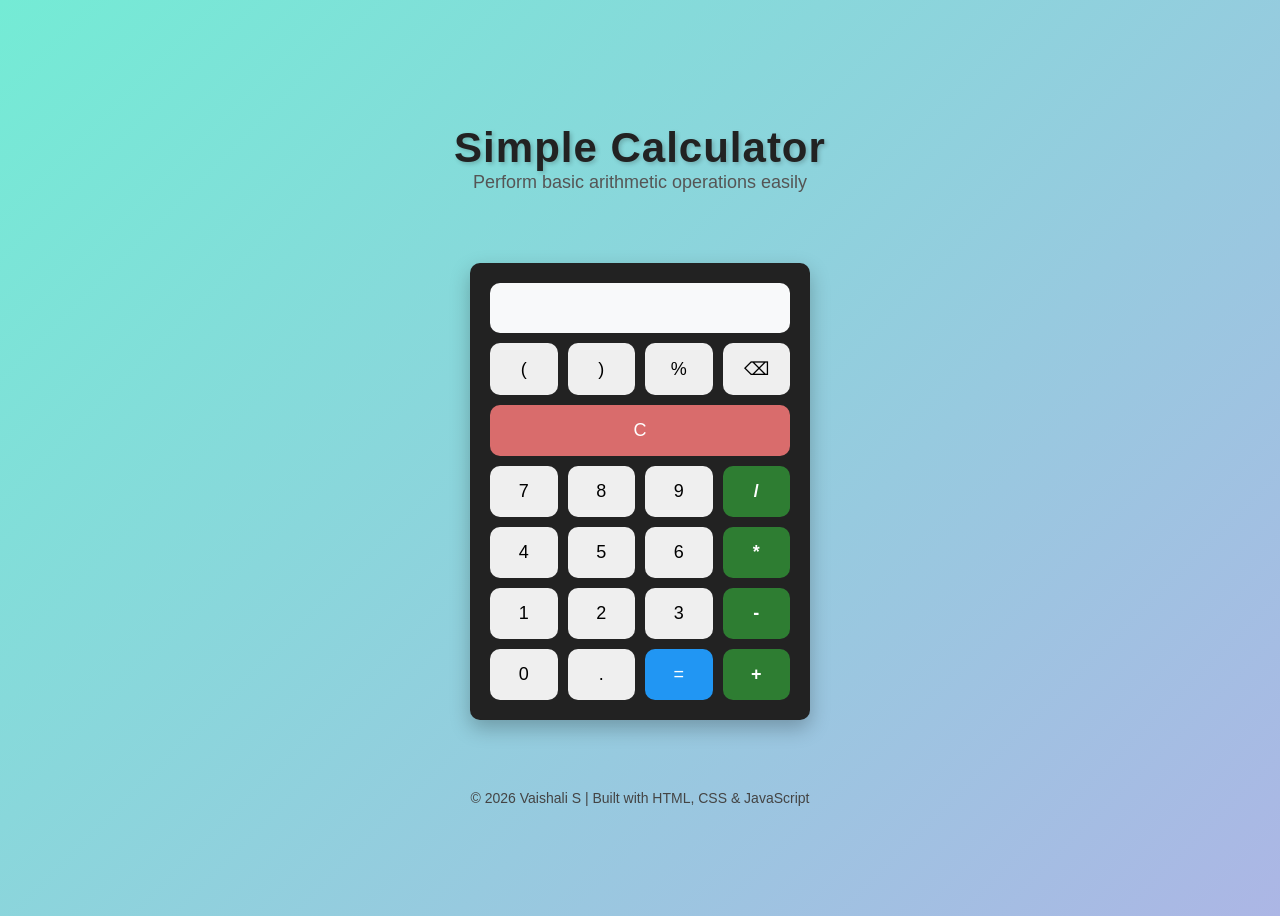
<file: Calculator/index.html>
<!DOCTYPE html>
<html>
    <head>
        <title>Calculator</title>
        <link rel="stylesheet" href="style.css">
    </head>
    <body>
        <h1>Simple Calculator</h1>
        <p class="subtitle">Perform basic arithmetic operations easily</p>
        <div class="calculator">
            <input type="text" id="display" readonly>
        <div class="buttons">
<button onclick="appendValue('(')">(</button>
<button onclick="appendValue(')')">)</button>
<button onclick="appendValue('%')">%</button>
<button onclick="backspace()">⌫</button>
<button class="clear" onclick="clearDisplay()">C</button>
<button onclick="appendValue('7')">7</button>
<button onclick="appendValue('8')">8</button>
<button onclick="appendValue('9')">9</button>
<button class="operator" onclick="appendValue('/')">/</button>
<button onclick="appendValue('4')">4</button>
<button onclick="appendValue('5')">5</button>
<button onclick="appendValue('6')">6</button>
<button class="operator" onclick="appendValue('*')">*</button>
<button onclick="appendValue('1')">1</button>
<button onclick="appendValue('2')">2</button>
<button onclick="appendValue('3')">3</button>
<button class="operator" onclick="appendValue('-')">-</button>
<button onclick="appendValue('0')">0</button>
<button onclick="appendValue('.')">.</button>
<button class="equal" onclick="calculate()">=</button>
<button class="operator" onclick="appendValue('+')">+</button>
</div>
</div>
<p class="footer">
    &copy; 2026 Vaishali S | Built with HTML, CSS & JavaScript
</p>
<script src="script.js"></script>
</body>
</html>
</file>
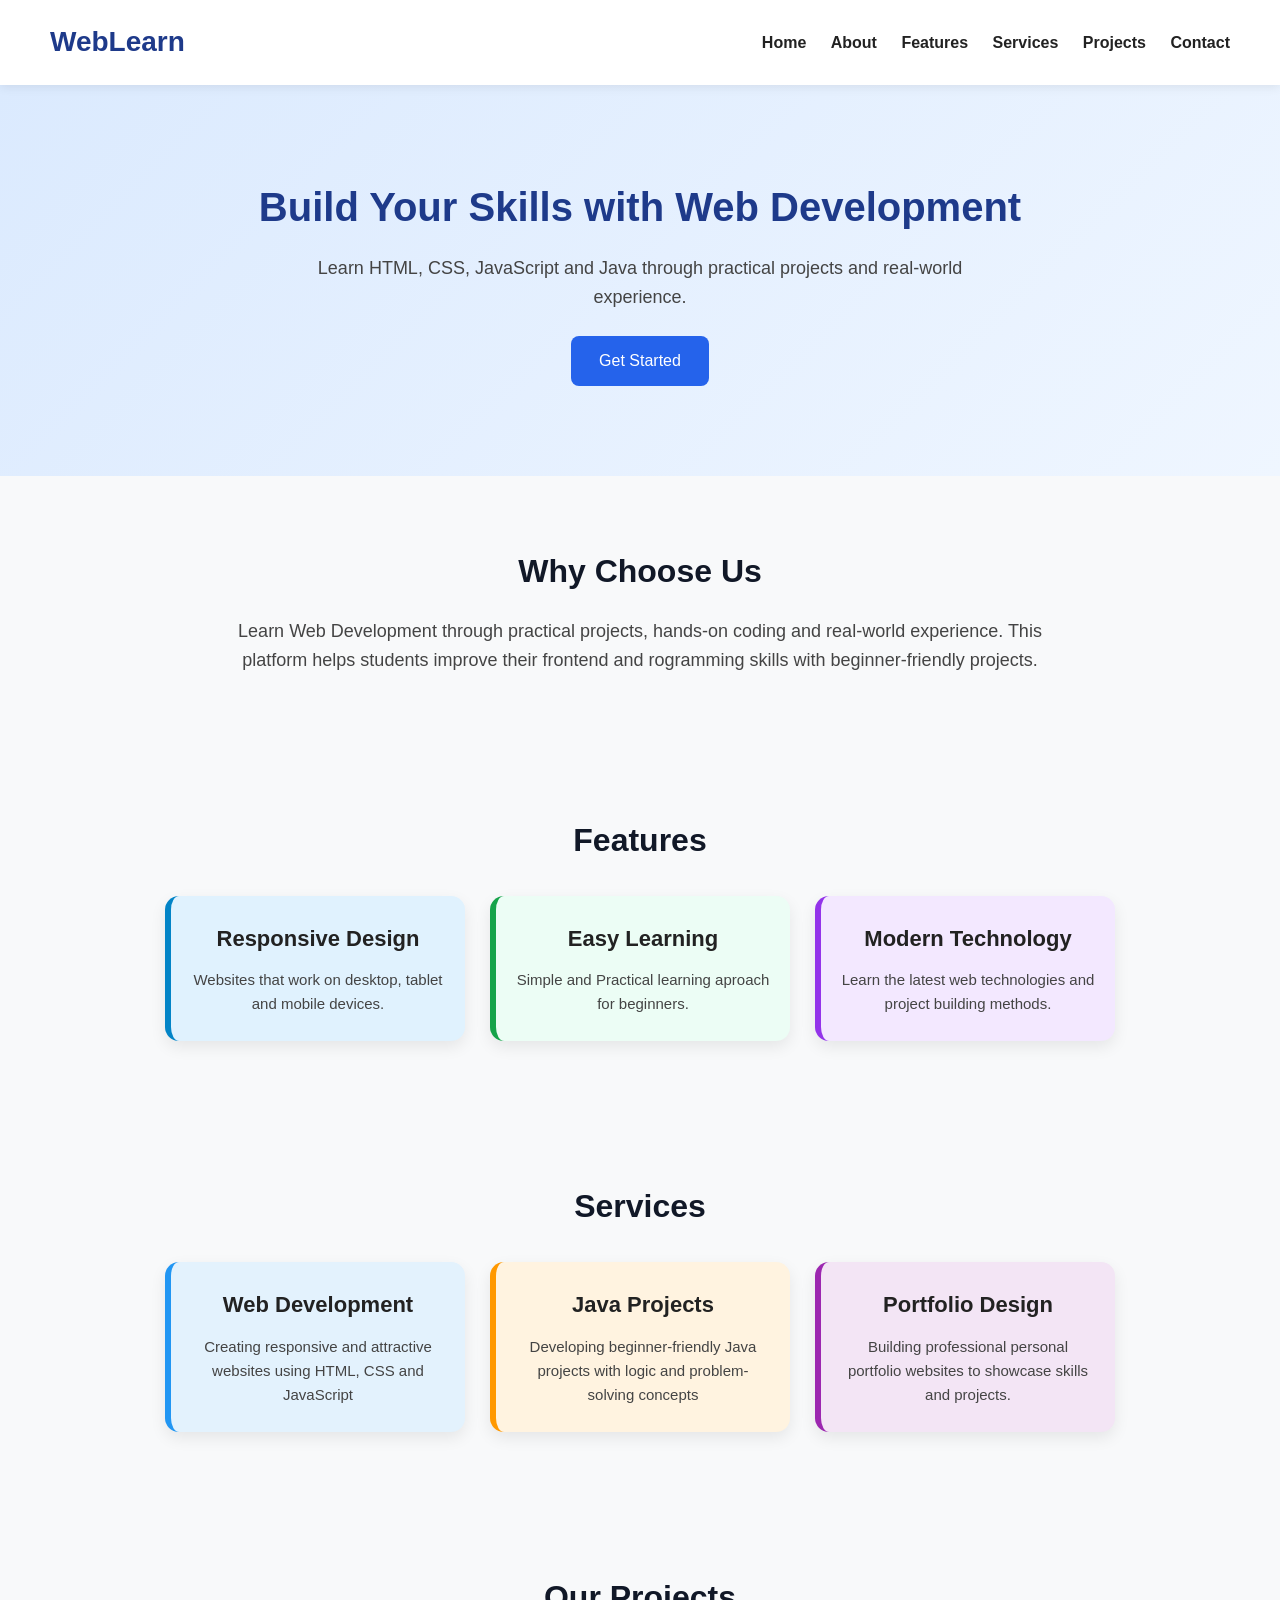
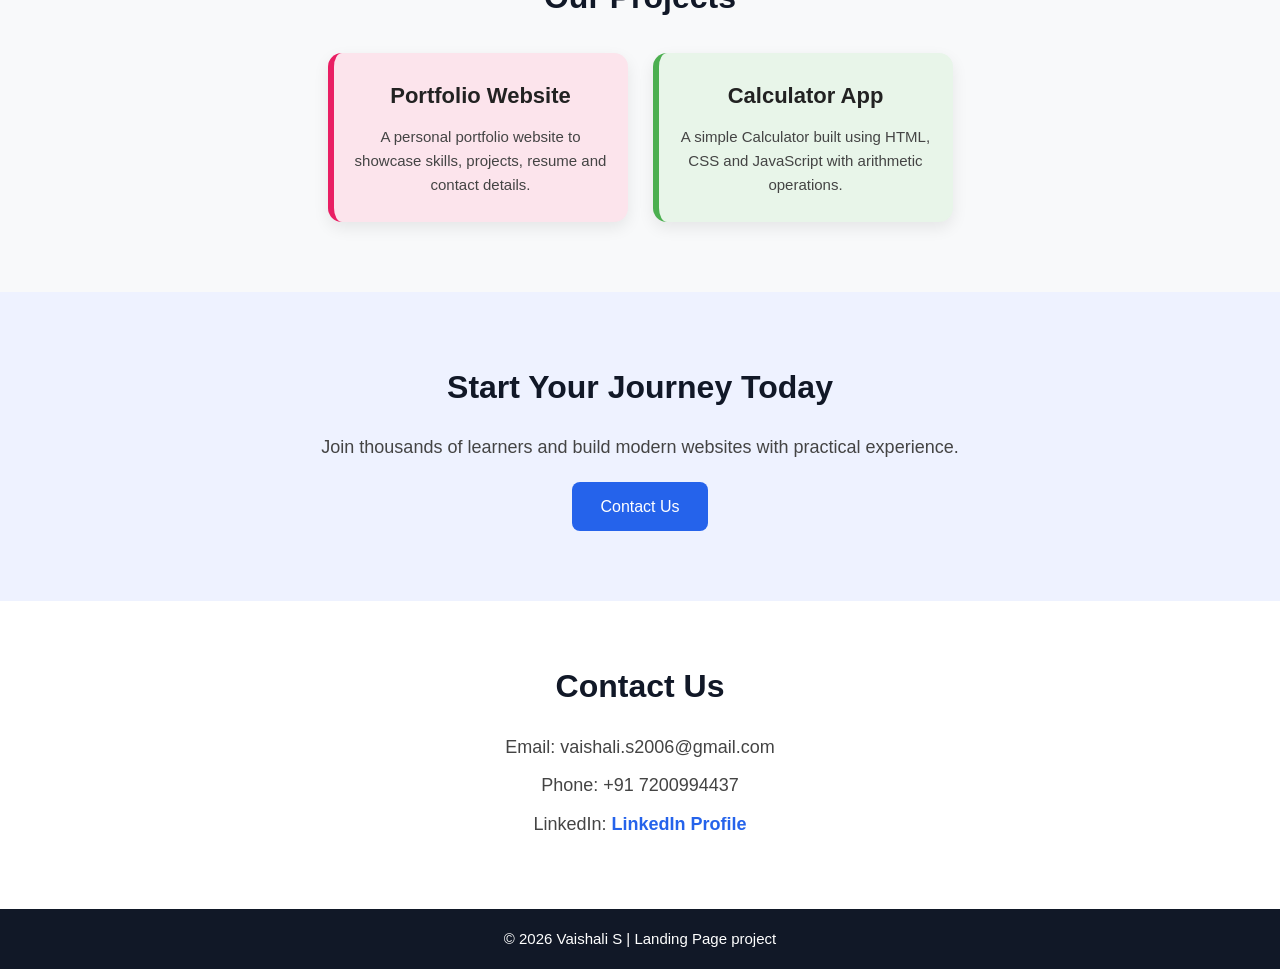
<file: LandingPage/index.html>
<!DOCTYPE html>
<html lang="en">
    <head>
        <meta charset="UTF-8">
        <meta name="viewport" content="width=device-width,initial-scale=1.0">
        <title>WebLearn Landing Page</title>
        <link rel="stylesheet" href="style.css">
    </head>
    <body>
        <header class="navbar">
            <h1 class="logo">WebLearn</h1>
        <nav>
                <a href="#home">Home</a>
                <a href="#about">About</a>
                <a href="#features">Features</a>
                <a href="#services">Services</a>
                <a href="projects">Projects</a>
                <a href="#contact">Contact</a>
        </nav>
        </header>
        <section class="hero" id="home">
            <h2>Build Your Skills with Web Development</h2>
            <p>Learn HTML, CSS, JavaScript and Java through practical projects and real-world experience.</p>
        <a href="#features" class="btn">Get Started</a>
        </section>
        <section id="about" class="section-box">
            <h2>Why Choose Us</h2>
            <p>Learn Web Development through practical projects, hands-on coding and real-world experience.
                This platform helps students improve their frontend and rogramming skills with beginner-friendly projects.
            </p>
        </section>
        <section id="features">
            <h2>Features</h2>
            <div class="features-container">
                <div class="card feature-card1">
                <h3>Responsive Design</h3>
                <p>Websites that work on desktop, tablet and mobile devices.</p>
            </div>
            <div class="card feature-card2">
                <h3>Easy Learning</h3>
                <p>Simple and Practical learning aproach for beginners.</p>
            </div>
            <div class="card feature-card3">
                <h3>Modern Technology</h3>
                <p>Learn the latest web technologies and project building methods.</p>
            </div>
            </div>
        </section>
        <section id="services">
            <h2>Services</h2>
            <div class="services-container">
                <div class="card web-card">
                    <h3>Web Development</h3>
                    <p>Creating responsive and attractive websites using HTML, CSS and JavaScript</p>
                </div>
            <div class="card java-card"><h3>Java Projects</h3>
                <p>Developing beginner-friendly Java projects with logic and problem-solving concepts</p>
            </div>
            <div class="card design-card"><h3>Portfolio Design</h3>
                <p>Building professional personal portfolio websites to showcase skills and projects. </p>
                </div>
            </div>
            </section>
        <section id="projects">
            <h2>Our Projects</h2>
            <div class="projects-container">
                <div class="card portfolio-card">
                <h3>Portfolio Website</h3>
                <p>A personal portfolio website to showcase skills, projects, resume and contact details.</p>
            </div> 
           <div class="card calculator-card">
               <h3>Calculator App</h3>
               <p>A simple Calculator built using HTML, CSS and JavaScript with arithmetic operations.</p>
               </div>
        </div>
        </section>
        <section class="cta" id="contact">
            <h2>Start Your Journey Today</h2>
            <p>Join thousands of learners and build modern websites with practical experience.</p>
            <a href="#contact-info" class="btn">Contact Us</a>
        </section>
        <section id="contact-info" class="contact-section">
            <h2>Contact Us</h2>
            <p>Email: vaishali.s2006@gmail.com</p>
            <p>Phone: +91 7200994437</p>
            <p>LinkedIn: <a href="https://www.linkedin.com/in/vaishali-s-9872a1376" target="_blank" rel="noopener noreferrer">LinkedIn Profile</a></p>
        </section>
        <footer>
            <p>&copy; 2026 Vaishali S | Landing Page project</p>
        </footer>
    </body>
</html>
</file>
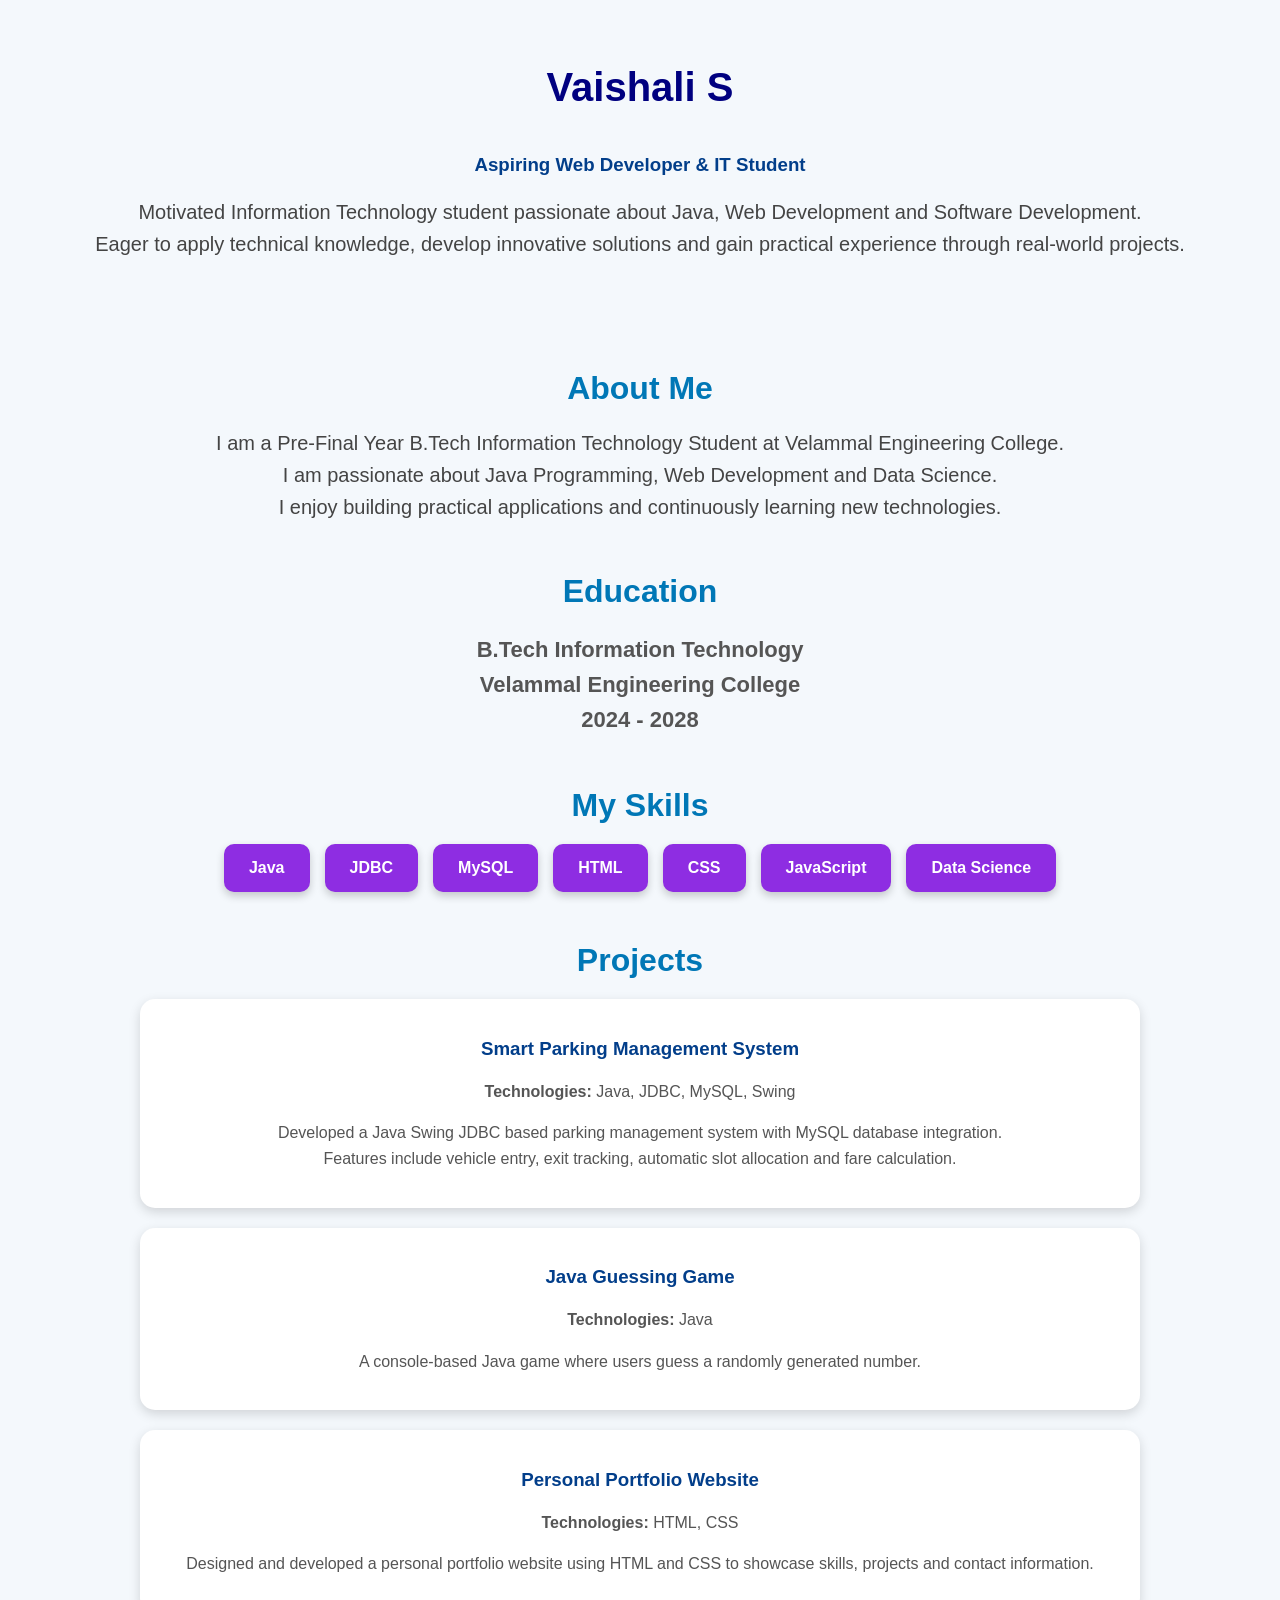
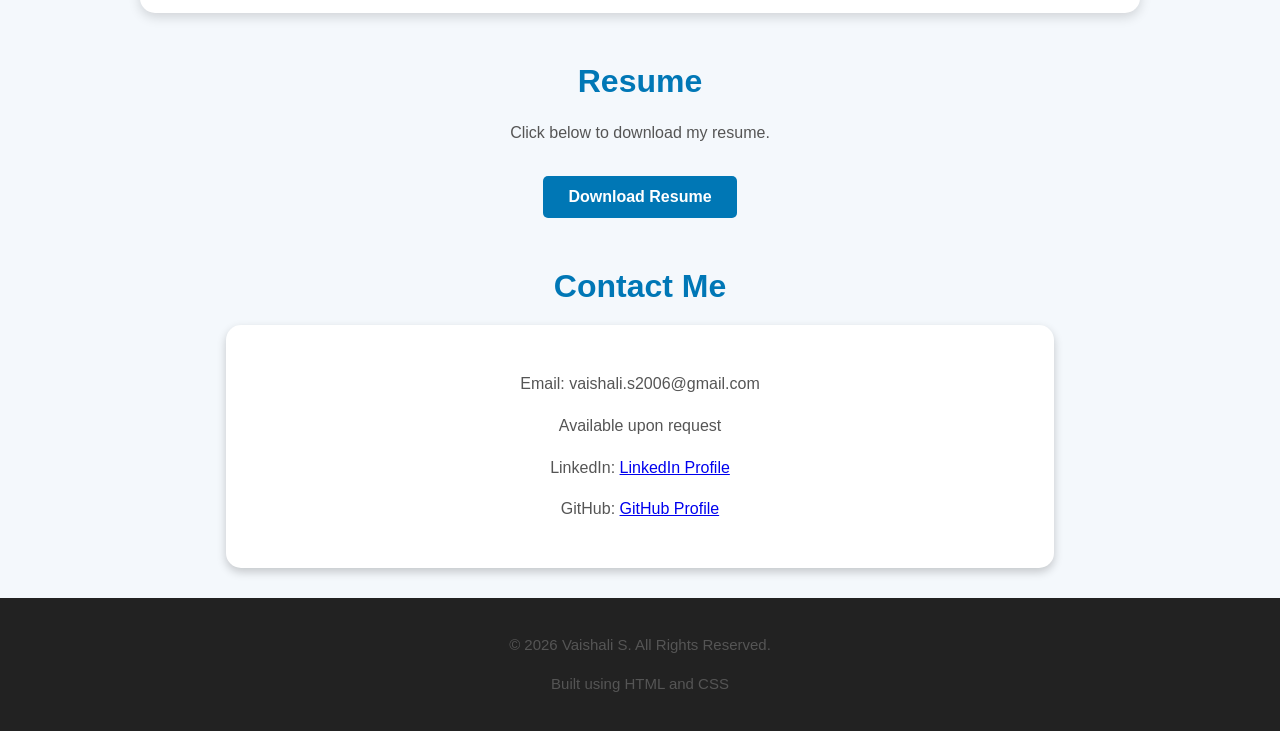
<file: Portfolio/index.html>
<!DOCTYPE html>
<html>
<head>
    <title>My Portfolio</title>
    <link rel="stylesheet" href="style.css">
</head>
<body>
    <div class="header">
    <h1>Vaishali S</h1>
    <h3>Aspiring Web Developer & IT Student</h3>
    <p class="objective">
    Motivated Information Technology student passionate about Java, Web Development and Software Development.<br>
    Eager to apply technical knowledge, develop innovative solutions and gain practical experience through real-world projects.</p>
    </div>
    <h2>About Me</h2>
    <p>I am a Pre-Final Year B.Tech Information Technology Student at Velammal Engineering College.<br>I am passionate about Java Programming, Web Development and Data Science.<br>I  enjoy building practical applications and continuously learning new technologies.
    </p>
    <h2>Education</h2>
    <p class="education">
        B.Tech Information Technology<br>Velammal Engineering College<br>2024 - 2028
    </p>
    <section id="skills">
    <h2>My Skills</h2>
    <div class="skills-container">
        <div class="skill-card">Java</div>
        <div class="skill-card">JDBC</div>
        <div class="skill-card">MySQL</div>
        <div class="skill-card">HTML</div>
        <div class="skill-card">CSS</div>
        <div class="skill-card">JavaScript</div>
        <div class="skill-card">Data Science</div>
    </div>
    </section>
    <h2>Projects</h2>
    <div class="project-card">
        <h3> Smart Parking Management System</h3>
        <p><b>Technologies:</b> Java, JDBC, MySQL, Swing</p>
        <p>
            Developed a Java Swing JDBC based parking management system with MySQL database integration.<br> Features include vehicle entry, exit tracking, automatic slot allocation and fare calculation. </p>
    </div>
     
    <div class="project-card">
        <h3> Java Guessing Game</h3>
        <p><b>Technologies:</b> Java</p>
        <p>
            A console-based Java game where users guess a randomly generated number.
        </p> 
    </div>
    <div class="project-card">
        <h3> Personal Portfolio Website</h3>
        <p><b>Technologies:</b> HTML, CSS</p>
        <p>
            Designed and developed a personal portfolio website using HTML and CSS to showcase skills, projects and contact information.
        </p>
    </div>
    <section id="resume">
        <h2>Resume</h2>
        <p>Click below to download my resume.</p>
        <a href="resume.pdf" download class="resume-btn">
            Download Resume
        </a>
        </section>
    <h2>Contact Me</h2>
    <div class="contact">
        <p>Email: vaishali.s2006@gmail.com</p>
        <p>Available upon request</p>
        <p>LinkedIn:
            <a href="https://www.linkedin.com/in/vaishali-s-9872a1376" target="_blank">
                LinkedIn Profile
            </a>
        </p>
        <p>GitHub:
            <a href="https://github.com/vaishalis2006" target="_blank">
                GitHub Profile
            </a>
        </p>
    </div>
    <footer>
        <p>&copy; 2026 Vaishali S. All Rights Reserved.</p>
        <p>Built using HTML and CSS</p>
    </footer>
</body>
</html>
</file>
<file: Calculator/style.css>
body{
    display:flex;
    justify-content:center;
    align-items:center;
    height:100vh;
    background:linear-gradient(135deg,#74ebd5,#acb6e5);
    font-family:Arial, sans-serif;
    flex-direction:column;
}
h1{
    text-align:center;
    font-size:42px;
    font-weight:bold;
    margin-bottom:10px;
    font-family:Arial, sans-serif;
    color:#222;
    letter-spacing:1px;
    text-shadow:2px 2px 4px rgba(0,0,0,0.2);
}
.subtitle{
    text-align:center;
    color:#555;
    font-size:18px;
    margin-bottom:25px;
    margin-top:-10px;
    margin-bottom:20px;
}
.calculator{
    background:#222;
    padding:20px;
    border-radius:10px;
    width:300px;
    margin:50px auto;
    box-shadow:0 8px 20px rgba(0,0,0,0.25);
}
#display{
    width:100%;
    box-sizing:border-box;
    height:50px;
    font-size:30px;
    text-align:right;
    margin-bottom:10px;
    border:none;
    border-radius:10px;
    font-weight:bold;
    background:#f8f9fa;
}
.buttons{
    display:grid;
    grid-template-columns:repeat(4,1fr);
    gap:10px;
}
button{
    padding:15px;
    font-size:18px;
    border:none;
    border-radius:10px;
    cursor:pointer;
    transition:0.3s;
}
button:hover{
    background:#ddd;
    transform:scale(1.05);
    transition:0.2s;
}
.operator{
    background:#2e7d32;
    color:white;
    font-weight:bold;
}
.operator:hover{
    opacity:0.9;
}
.equal{
    background:#2196f3;
    color:white;
}
.operator:hover{
   background:#45a049;
}
.clear{
    grid-column:span 4;
    background:#d96c6c;
    color:white;
}
.footer{
    text-align:center;
    margin-top:20px;
    color:#444;
    font-size:14px;
}
</file>
<file: LandingPage/style.css>
*{ 
    margin:0;
    padding:0;
    box-sizing:border-box;
    font-family:Arial, sans-serif;
}
    body {
    background:#f8f9fa;
    color:#222;
    line-height:1.6;
}
.navbar{
    display: flex;
    justify-content: space-between;
    align-items: center;
    padding: 20px 50px; 
    background: white;
    box-shadow:0px 2px 10px rgba(0,0,0,0.08);
    position:sticky;
    top:0;
    z-index:1000;
}
.logo{
    color:#1e3a8a;
    font-size:28px;
    font-weight:bold;
}
nav a {
    text-decoration: none;
    color:#222;
    margin-left:20px;
    font-weight:600;
    transition:0.3s;
}
nav a:hover{
    color:#2563eb;
}
.hero {
    background: linear-gradient(135deg, #dbeafe, #eff6ff);
    padding: 90px 20px;
    text-align: center;
}
.hero h2 {
    font-size: 40px;
    margin-bottom:15px;
    color:#1e3a8a
}
.hero p {
    font-size: 18px;
    max-width:700px;
    margin:0 auto 25px;
    color:#444;
}
.hero button, .cta button{
    background:#2563eb;
    color:white;
    border:none;
    padding:12px 28px;
    border-radius:8px;
    font-size:16px;
    cursor:pointer;
    transition:0.3s;
}
.hero button:hover, .cta button:hover{
    background:#1d4ed8;
    transform:scale(1.05);
}
section {
    padding: 70px 20px;
    text-align:center;
}
section h2{
    font-size:32px;
    margin-bottom:20px;
    color:#111827;
}
.section-box p{
    max-width:850px;
    margin:0 auto;
    font-size:18px;
    color:#444;
}
.features-container, .services-container, .projects-container{
    display:flex;
    justify-content:center;
    gap:25px;
    flex-wrap:wrap;
    margin-top:30px;
}
.card{
    width: 300px;
    padding:25px 20px;
    background: white;
    border-radius: 14px;
    box-shadow: 0px 6px 16px rgba(0,0,0,0.08);
    transition:0.3s;
}
.card:hover{
    transform:translateY(-8px);
}
.card h3{
    margin-bottom:12px;
    font-size:22px;
}
.card p{
   font-size:15px;
   color:#444;
}
.feature-card1{
    background:#e0f2fe;
    border-left:6px solid #0284c7;
}
.feature-card2{
    background:#ecfdf5;
    border-left:6px solid #16a34a;
}
.feature-card3{
    background:#f3e8ff;
    border-left:6px solid #9333ea;
}
.web-card{
    background:#e3f2fd;
    border-left:6px solid #2196f3;
}
.java-card{
    background:#fff3e0;
    border-left:6px solid #ff9800;
}
.design-card{
    background:#f3e5f5;
    border-left:6px solid #9c27b0;
}
.portfolio-card{
    background:#fce4ec;
    border-left:6px solid #e91e63;
}
.calculator-card{
    background:#e8f5e9;
    border-left:6px solid #4caf50;
}
.cta{
    background:#eef2ff;
}
.cta p{
    margin-bottom:20px;
    color:#444;
    font-size:18px;
}
footer{
    background:#111827;
    color:white;
    text-align:center;
    padding:18px;
    font-size:15px;
}
.btn{
    display:inline-block;
    background:#2563eb;
    color:white;
    text-decoration:none;
    padding:12px 28px;
    border-radius:8px;
    font-size:16px;
    transition:0.3s;
}
.btn:hover{
    background:#1d4ed8;
    transform:scale(1.05);
}
.contact-section{
    text-align:center;
    padding:60px 20px;
    background:#ffffff;
}
.contact-section p{
    font-size:18px;
    color:#444;
    margin:10px 0;
}
.contact-section{
    text-align:center;
    padding:60px 20px;
    background:#ffffff;
}

.contact-section p{
    font-size:18px;
    color:#444;
    margin:10px 0;
}

.contact-section a{
    color:#2563eb;
    text-decoration:none;
    font-weight:bold;
}

.contact-section a:hover{
    text-decoration:underline;
}
</file>
<file: Portfolio/style.css>
body {
    font-family: Arial, sans_serif;
    background-color: #f4f8fc;
    margin: 0;
    padding: 0;
    text-align: center;
}
.header {
    background-color: linear-gradient(to right, #0077b6, #00b4d8);
    color: white;
    padding: 40px;
    margin-bottom: 30px;
}
.role {
    font-size: 28px;
    font-weight: bold;
    color:#333;
    margin-top: 10px;
}
.education {
    font-size: 22px;
    font-weight: bold;
}
.objective {
    font-size: 20px;
    font-weight: 500;
    margin: 20px;
    color: #444;
    line-height:1.6;
}
h1 {
    background-color: linear-gradient(to right, #0077b6, #00b4d8); 
    color: navy;
    padding: 25px;
    margin: 0;
    font-size: 40px;
}
body > p:first-of-type {
    font-size: 20px;
    color: #444;
    margin-top: 15px;
}
h2 {
    color: #0077b6;
    margin-top: 50px;
    margin-bottom: 20px;
    font-size: 32px;
}
h3 {
    color: #023e8a;
}
p {
    font-size: 17x;
    color: #555;
    line-height: 1.6;
}
ul {
    padding: 0; 
}
li {
    display: inline-block;
    background: #0077b6;
    color: white;
    margin: 8px;
    padding: 12px 25x;
    border-radius: 25px;
    font-weight: bold;
    font-size: 18px;
    min-width: 100px;
}
.skills-container{
    display:flex;
    flex-wrap:wrap;
    justify-content:center;
    gap:15px;
    margin-top:20px;
}
.skill-card{
    background:#8e2de2;
    color:white;
    padding:15px 25px;
    border-radius:10px;
    font-weight:bold;
    box-shadow:0 4px 8px rgba(0,0,0,0.2);
    transition:0.3s;
}
.skill-card:hover{
    transform:scale(1.1);
}
.project-card {
 background: white;
 width: 75%;
 margin: 20px auto;
 padding: 20px;
 border-radius: 15px;
 box-shadow: 0px 4px 12px rgba(0,0,0,0.15);
 transition: 0.3s;
}
.project-card:hover {
    transform: translateY(-5px);
    box-shadow: 0px 8px 20px rgba(0,0,0,0.2);
}
.contact {
    background-color: white;
    width: 60%;
    margin: auto;
    padding: 30px;
    border-radius: 15px;
    box-shadow: 0px 4px 10px rgba(0,0,0,0.2);
    text-align:center;
    background:white;
}
#contact p{
    font-size:18px;
    margin:15px 0;
}
#contact a{
    text-decoration:none;
    color:#8e2de2;
    font-weight:bold;
}
#contact:hover{
    text-decoration:underline;
}
footer {
    background-color: #023e8a;
    color:white;
    padding: 20px;
    margin-top: 30px;
    font-size: 15px;
    text-align:center;
    background:#222;
}
#resume{
    text-align:center;
    padding:40x 20px;
}
.resume-btn{
    display:inline-block;
    margin-top:15px;
    padding:12px 25px;
    background-color:#0077b5;
    color:white;
    text-decoration:none;
    border-radius:5px;
    font-weight:bold;
}
.resume-btn:hover{
    background-color:#005f8d;
}
</file>
